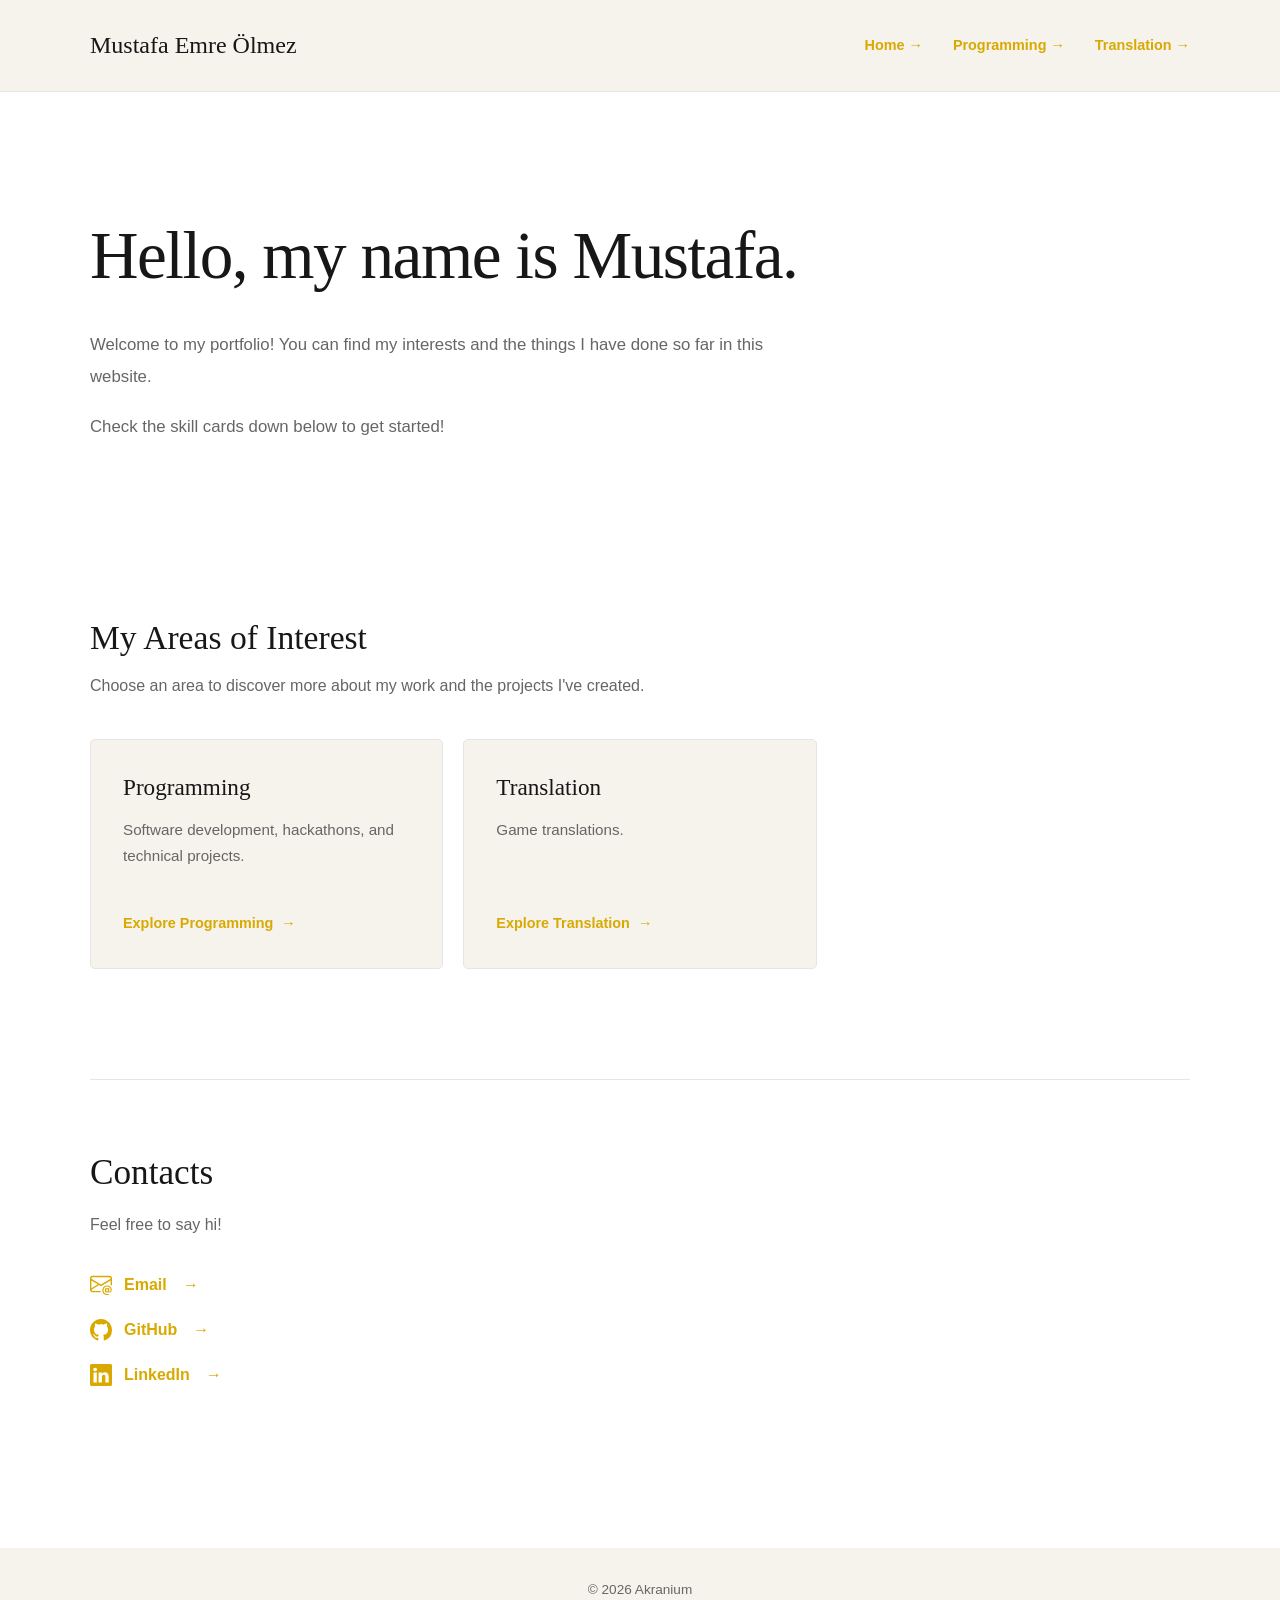
<file: index.html>
<!DOCTYPE html>
<html lang="en">

<head>
    <meta charset="UTF-8">
    <meta name="viewport" content="width=device-width, initial-scale=1.0">

    <meta name="description" content="My personal portfolio and collection of projects.">

    <title>Portfolio | Home</title>

    <link rel="stylesheet" href="css/style.css">
</head>

<body>

    <!-- HEADER AND NAVIGATION -->

    <header class="site-header">

        <span class="site-logo">
            Mustafa Emre Ölmez
        </span>

        <nav class="main-navigation">
            <a href="index.html">Home</a>
            <a href="pages/programming.html">Programming</a>
            <a href="pages/translation.html">Translation</a>
        </nav>

    </header>


    <!-- MAIN CONTENT -->

    <main>

        <!-- INTRODUCTION -->

        <section class="home-introduction">

            <h1>Hello, my name is Mustafa.</h1>

            <p>
                Welcome to my portfolio! You can find my interests
                and the things I have done so far in this website.
            </p>

            <p>
                Check the skill cards down below to get started!
            </p>

        </section>


        <!-- SKILL CATEGORIES -->

        <section class="skills-overview">

            <h2>My Areas of Interest</h2>

            <p>
                Choose an area to discover more about my work
                and the projects I've created.
            </p>


            <div class="skills-container">

                <article class="skill-card">

                    <h3>Programming</h3>

                    <p>
                        Software development, hackathons,
                        and technical projects.
                    </p>

                    <a href="pages/programming.html">
                        Explore Programming
                    </a>

                </article>

                <article class="skill-card">

                    <h3>Translation</h3>

                    <p>
                        Game translations.
                    </p>

                    <a href="pages/translation.html">
                        Explore Translation
                    </a>

                </article>

            </div>

        </section>


        <section class="contact-section" id="contact">

            <h2>Contacts</h2>

            <p>
                Feel free to say hi!
            </p>

            <div class="contact-links">

                <a href="mailto:akranium@proton.me">
                    <span class="contact-icon email-icon"></span>
                    Email
                </a>

                <a href="https://github.com/Akranium"
                   target="_blank" rel="noopener noreferrer">
                    <span class="contact-icon github-icon"></span>
                    GitHub
                </a>

                <a href="https://www.linkedin.com/in/mustafa-emre-olmez/"
                   target="_blank" rel="noopener noreferrer">
                    <span class="contact-icon linkedin-icon"></span>
                    LinkedIn
                </a>

            </div>

        </section>


    </main>


    <!-- FOOTER -->

    <footer class="site-footer">

        <p>© 2026 Akranium</p>

    </footer>

</body>
</html>
</file>
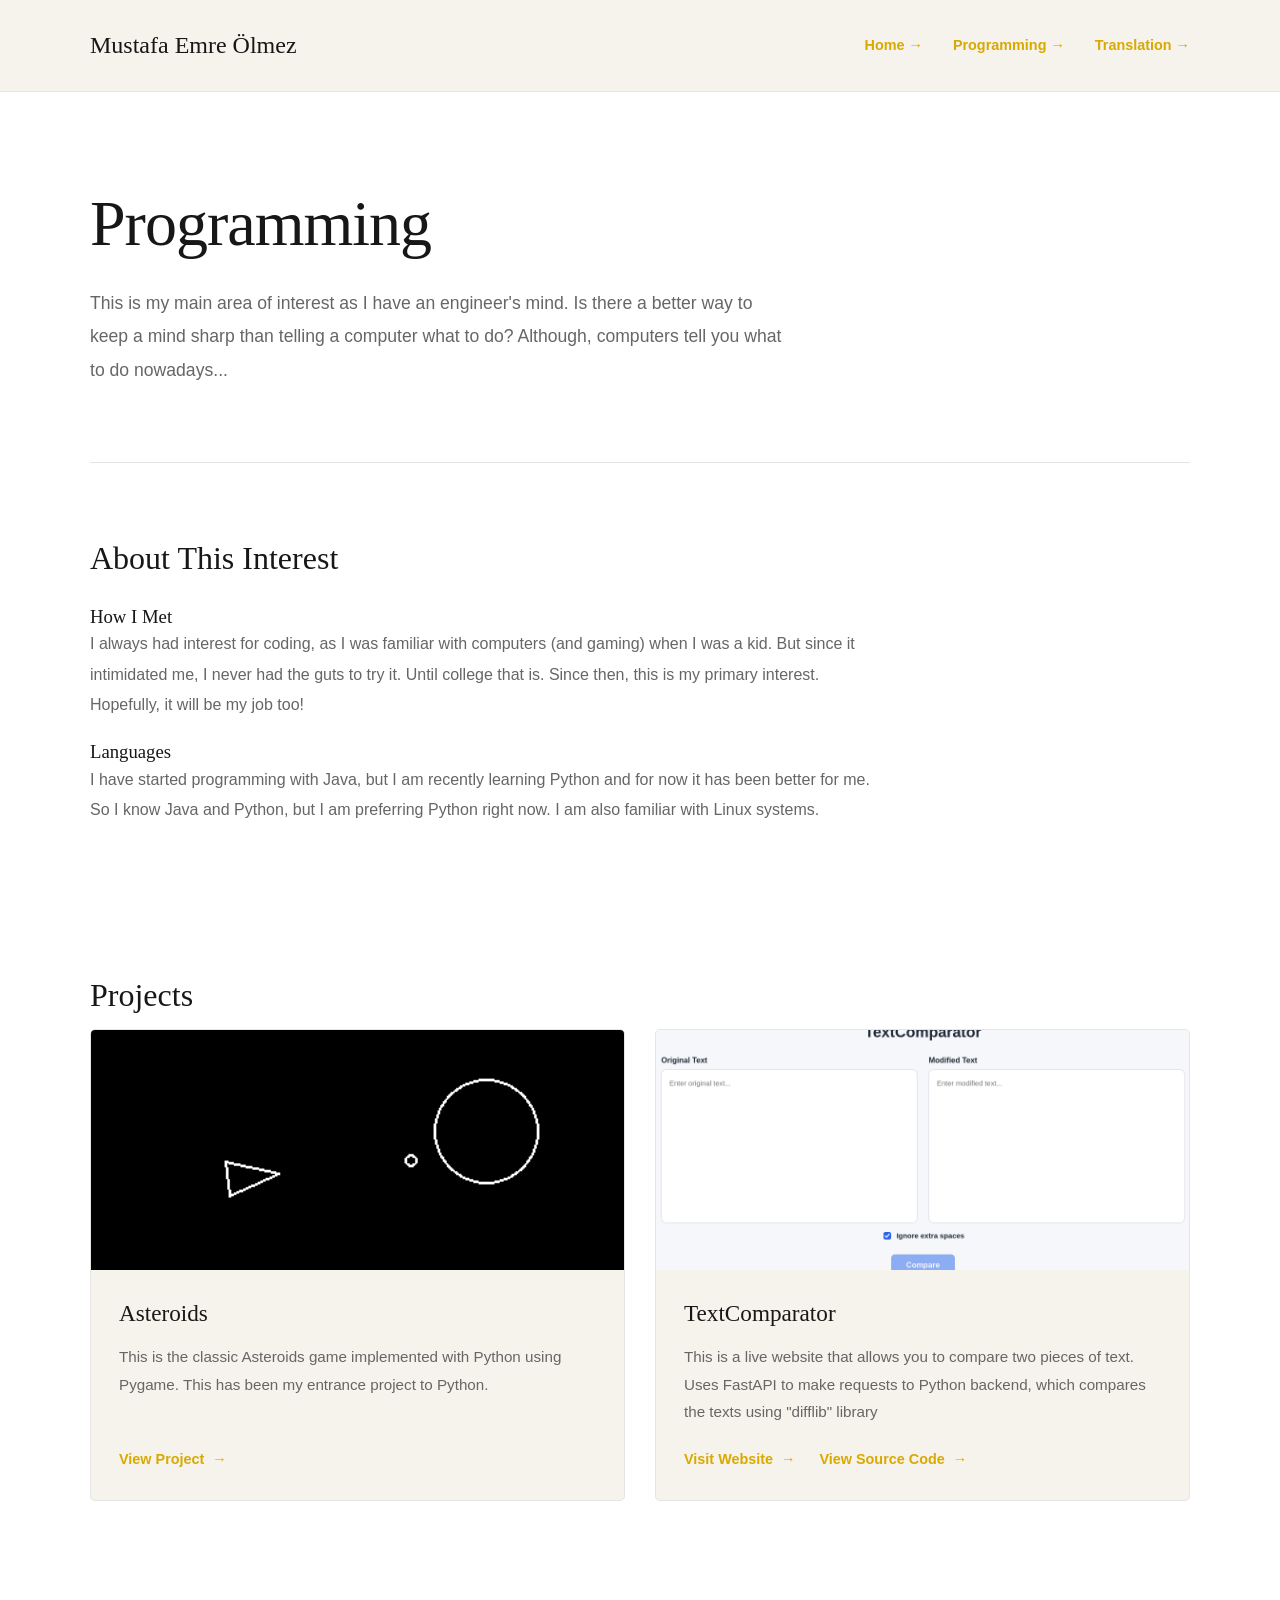
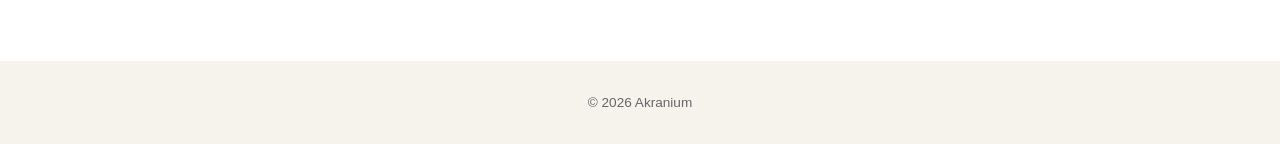
<file: pages/programming.html>
<!DOCTYPE html>
<html lang="en">

<head>
    <meta charset="UTF-8">
    <meta name="viewport" content="width=device-width, initial-scale=1.0">

    <meta name="description" content="My programming projects!">

    <title>Portfolio | Programming</title>

    <link rel="stylesheet" href="../css/style.css">
    <link rel="stylesheet" href="../css/skill.css">
</head>

<body>

    <!-- HEADER -->

    <header class="site-header">

        <span class="site-logo">
            Mustafa Emre Ölmez
        </span>

        <nav class="main-navigation">
            <a href="../index.html">Home</a>
            <a href="programming.html">Programming</a>
            <a href="translation.html">Translation</a>
        </nav>

    </header>


    <!-- SKILL INTRODUCTION -->

    <main>

        <section class="skill-introduction">

            <h1>Programming</h1>

            <p class="skill-description">
                This is my main area of interest as I have an engineer's mind.
                Is there a better way to keep a mind sharp than telling a computer what to do?
                Although, computers tell you what to do nowadays...
            </p>

        </section>


        <!-- ABOUT THIS SKILL -->

        <section class="skill-about">

            <h2>About This Interest</h2>

            <h3>How I Met</h3>
            <p>
                I always had interest for coding, as I was familiar with computers (and gaming) when I was a kid.
                But since it intimidated me, I never had the guts to try it.
                Until college that is. Since then, this is my primary interest. Hopefully, it will be my job too!
            </p>

            <h3>Languages</h3>
            <p>
                I have started programming with Java, but I am recently learning Python and for now it has been better for me.
                So I know Java and Python, but I am preferring Python right now. I am also familiar with Linux systems.
            </p>

        </section>


        <!-- PROJECTS -->

        <section class="skill-projects">

            <h2>Projects</h2>

            <div class="projects-container">

                <!-- PROJECT 1: Asteroids -->

                <article class="project-card">

                    <img
                        src="../images/programming/Asteroids.png"
                        alt="Project preview"
                    >

                    <div class="project-information">

                        <h3>Asteroids</h3>

                        <p>
                            This is the classic Asteroids game implemented with Python using Pygame.
                            This has been my entrance project to Python.
                        </p>
                        <div class="project-links">
                            <a href="https://github.com/Akranium/Asteroids"
                            target="_blank"
                            rel="noopener noreferrer">
                                View Project
                            </a>
                        </div>

                    </div>

                </article>

                <!-- PROJECT 2: TextComparator -->

                <article class="project-card">

                    <img
                        src="../images/programming/Text_Comparator.png"
                        alt="Project preview"
                    >

                    <div class="project-information">

                        <h3>TextComparator</h3>

                        <p>
                            This is a live website that allows you to compare two pieces of text.
                            Uses FastAPI to make requests to Python backend, which compares the texts using "difflib" library
                        </p>

                        <div class="project-links">

                            <a href="https://text-comparator-sage.vercel.app"
                            target="_blank"
                            rel="noopener noreferrer">
                                Visit Website
                            </a>

                            <a href="https://github.com/Akranium/Text_Comparator"
                            target="_blank"
                            rel="noopener noreferrer">
                                View Source Code
                            </a>

                        </div>

                    </div>

                </article>

            </div>

        </section>

    </main>


    <!-- FOOTER -->

    <footer class="site-footer">

        <p>© 2026 Akranium</p>

    </footer>

</body>
</html>
</file>
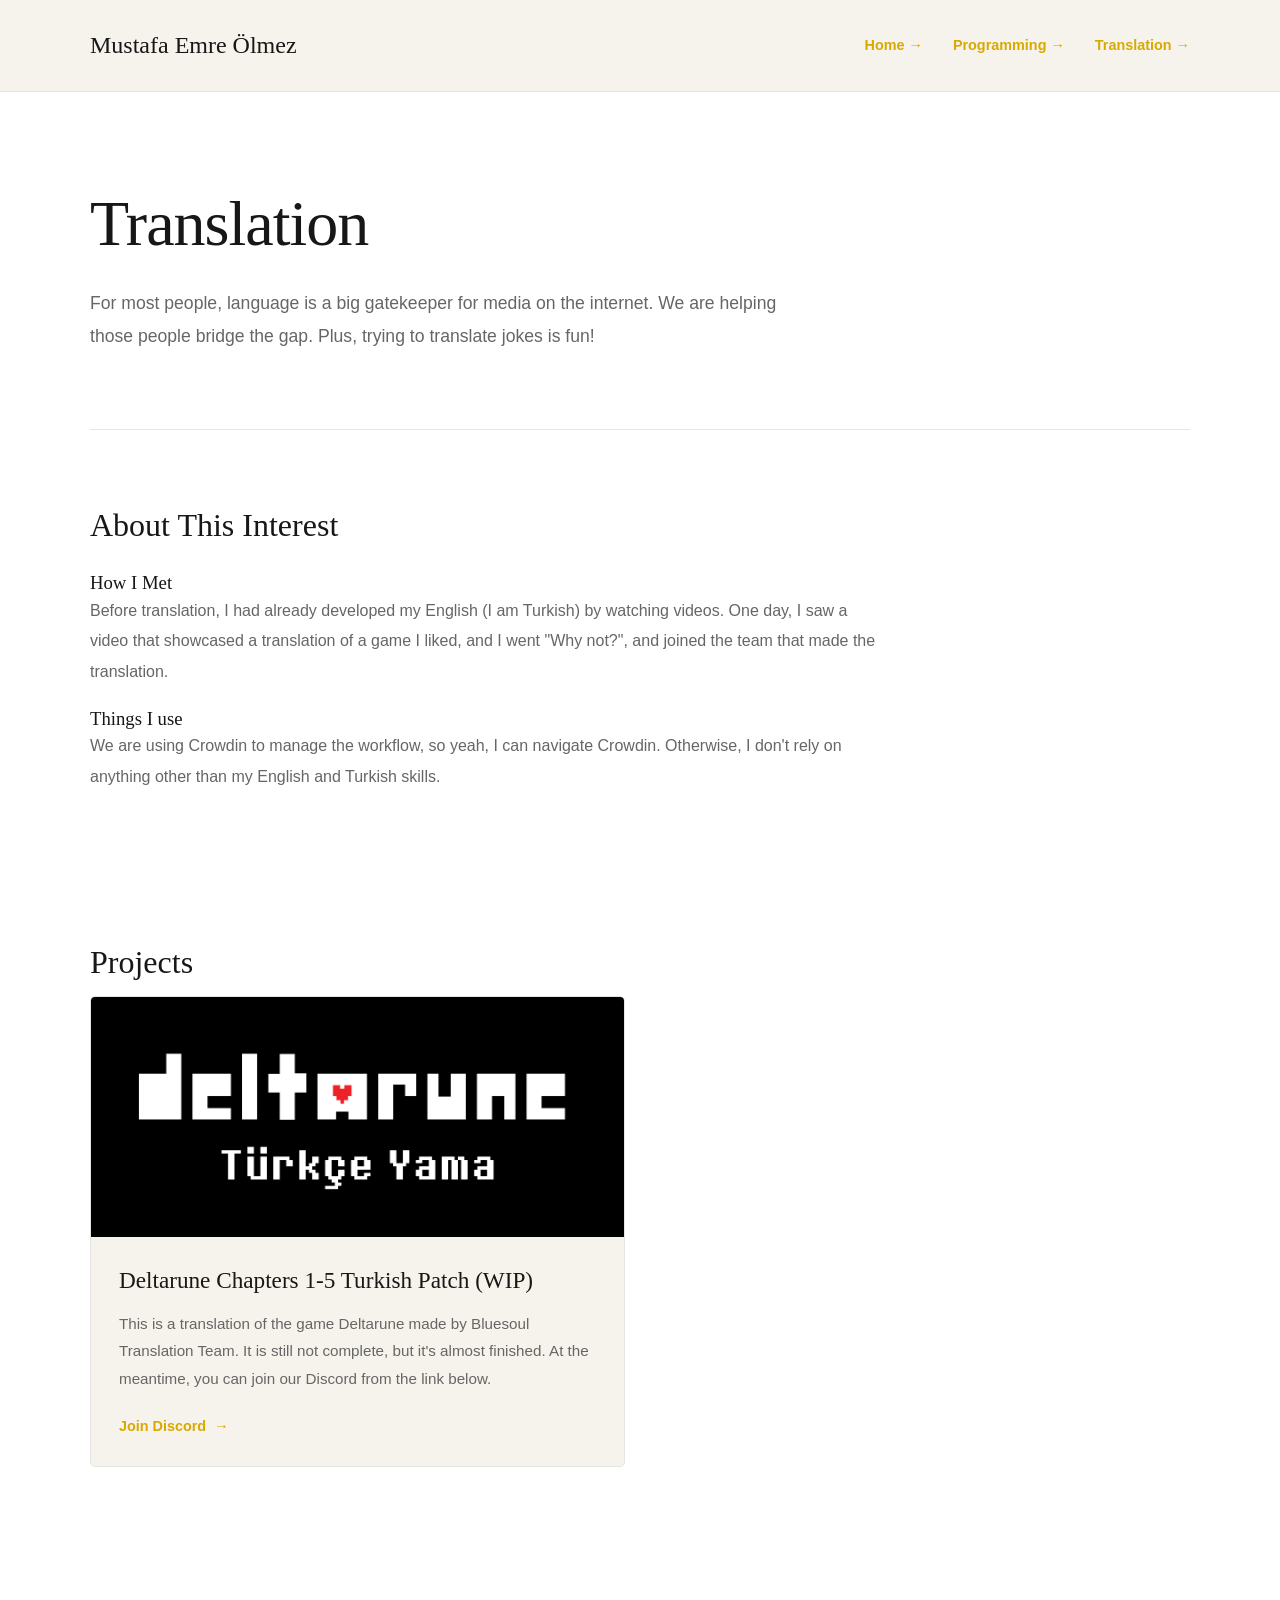
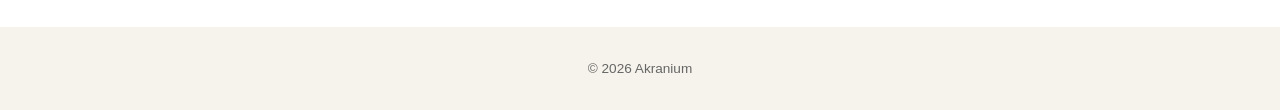
<file: pages/translation.html>
<!DOCTYPE html>
<html lang="en">

<head>
    <meta charset="UTF-8">
    <meta name="viewport" content="width=device-width, initial-scale=1.0">

    <meta name="description" content="My translation projects!">

    <title>Portfolio | Translation</title>

    <link rel="stylesheet" href="../css/style.css">
    <link rel="stylesheet" href="../css/skill.css">
</head>

<body>

    <!-- HEADER -->

    <header class="site-header">

        <span class="site-logo">
            Mustafa Emre Ölmez
        </span>

        <nav class="main-navigation">
            <a href="../index.html">Home</a>
            <a href="programming.html">Programming</a>
            <a href="translation.html">Translation</a>
        </nav>

    </header>


    <!-- SKILL INTRODUCTION -->

    <main>

        <section class="skill-introduction">

            <h1>Translation</h1>

            <p class="skill-description">
                For most people, language is a big gatekeeper for media on the internet.
                We are helping those people bridge the gap.
                Plus, trying to translate jokes is fun!
            </p>

        </section>


        <!-- ABOUT THIS SKILL -->

        <section class="skill-about">

            <h2>About This Interest</h2>

            <h3>How I Met</h3>
            <p>
                Before translation, I had already developed my English (I am Turkish) by watching videos.
                One day, I saw a video that showcased a translation of a game I liked,
                and I went "Why not?", and joined the team that made the translation.
            </p>

            <h3>Things I use</h3>
            <p>
                We are using Crowdin to manage the workflow, so yeah, I can navigate Crowdin.
                Otherwise, I don't rely on anything other than my English and Turkish skills.
            </p>

        </section>


        <!-- PROJECTS -->

        <section class="skill-projects">

            <h2>Projects</h2>

            <div class="projects-container">

                <!-- PROJECT 1 -->

                <article class="project-card">

                    <img
                        src="../images/translation/Deltarune Font Logo.jpg"
                        alt="Project preview"
                    >

                    <div class="project-information">

                        <h3>Deltarune Chapters 1-5 Turkish Patch (WIP)</h3>

                        <p>
                            This is a translation of the game Deltarune made by Bluesoul Translation Team.
                            It is still not complete, but it's almost finished.
                            At the meantime, you can join our Discord from the link below.
                        </p>
                        <div class="project-links">
                            <a href="https://discord.gg/PBbYWrtcwD"
                            target="_blank"
                            rel="noopener noreferrer">
                                Join Discord
                            </a>
                        </div>
                    </div>

                </article>

            </div>

        </section>

    </main>


    <!-- FOOTER -->

    <footer class="site-footer">

        <p>© 2026 Akranium</p>

    </footer>

</body>
</html>
</file>
<file: css/style.css>
/* =====================================================
   1. GLOBAL VARIABLES
===================================================== */

:root {
    /* Colors */
    --color-background: #FFFFFF;
    --color-surface: #F5F3EB;
    --color-surface-alt: #FFF2B8;

    --color-primary: #D9A900;
    --color-primary-hover: #B58D00;

    --color-text: #171717;
    --color-text-light: #666666;

    --color-border: #E5E5E5;

    /* Typography */
    --font-heading: Georgia, "Times New Roman", serif;
    --font-body: -apple-system, BlinkMacSystemFont,
                 "Segoe UI", sans-serif;

    /* Layout */
    --content-width: 1100px;

    /* Effects */
    --transition: 0.25s ease;
}


/* =====================================================
   2. RESET AND GENERAL STYLES
===================================================== */

* {
    margin: 0;
    padding: 0;
    box-sizing: border-box;
}

html {
    scroll-behavior: smooth;
}

body {
    font-family: var(--font-body);
    background-color: var(--color-background);
    color: var(--color-text);

    line-height: 1.7;
    min-height: 100vh;
}

a {
    color: var(--color-primary);
    font-weight: 700;
    text-decoration: none;
    transition: var(--transition);
}

a:hover {
    color: var(--color-primary-hover);
}

/* Arrow after every link */

a::after {
    content: "→";
    display: inline-block;
    margin-left: 4px;
    transition: transform var(--transition);
}

a:hover::after {
    transform: translateX(4px);
}s

img {
    max-width: 100%;
    display: block;
}

h1, h2, h3 {
    font-family: var(--font-heading);
    font-weight: normal;
    line-height: 1.3;
}

p {
    color: var(--color-text-light);
}


/* =====================================================
   3. HEADER AND NAVIGATION
===================================================== */

.site-header {
    width: 100%;

    display: flex;
    align-items: center;
    justify-content: space-between;

    padding: 25px max(calc((100% - var(--content-width)) / 2), 5%);

    background-color: var(--color-surface);
    border-bottom: 1px solid var(--color-border);
}

.site-logo {
    font-family: var(--font-heading);
    font-size: 1.5rem;
    color: var(--color-text);
    font-weight: normal;
}

.main-navigation {
    display: flex;
    align-items: center;
    gap: 30px;
}

.main-navigation a {
    font-size: 0.9rem;
}

/* =====================================================
   4. MAIN CONTENT
===================================================== */

main {
    width: 90%;
    max-width: var(--content-width);
    margin: 0 auto;
}


/* =====================================================
   5. HOMEPAGE INTRODUCTION
===================================================== */

.home-introduction {
    padding: 120px 0 100px;
    max-width: 760px;
}

.home-introduction h1 {
    font-size: clamp(2.7rem, 6vw, 4.2rem);
    letter-spacing: -1.5px;
    margin-bottom: 30px;
}

.home-introduction p {
    font-size: 1.05rem;
    max-width: 680px;
    margin-bottom: 18px;
    line-height: 1.9;
}


/* =====================================================
   6. SKILL OVERVIEW
===================================================== */

.skills-overview {
    padding: 55px 0 110px;
}

.skills-overview h2 {
    font-size: 2.1rem;
    margin-bottom: 12px;
}

.skills-overview > p {
    margin-bottom: 40px;
}


/* Skill cards layout */

.skills-container {
    display: grid;
    grid-template-columns: repeat(3, 1fr);
    gap: 20px;
}


/* Individual skill cards */

.skill-card {
    background-color: var(--color-surface);

    border: 1px solid var(--color-border);
    border-radius: 5px;

    padding: 32px;

    display: flex;
    flex-direction: column;
    align-items: flex-start;

    min-height: 230px;

    transition: var(--transition);
}

.skill-card:hover {
    background-color: var(--color-surface-alt);
    border-color: var(--color-primary);

    transform: translateY(-3px);
}

.skill-card h3 {
    font-size: 1.45rem;
    margin-bottom: 15px;
}

.skill-card p {
    font-size: 0.95rem;
    margin-bottom: 25px;
}

.skill-card a {
    font-size: 0.9rem;
    margin-top: auto;
}


/* =====================================================
   7. CONTACT SECTION
===================================================== */

.contact-section {
    padding: 70px 0 100px;
    border-top: 1px solid var(--color-border);
}

.contact-section h2 {
    font-size: 2.2rem;
    margin-bottom: 15px;
}

.contact-section > p {
    max-width: 600px;
    margin-bottom: 30px;
    line-height: 1.9;
}

/* Contact links */

.contact-links {
    display: flex;
    flex-direction: column;
    align-items: flex-start;
    gap: 18px;
}

.contact-links a {
    display: inline-flex;
    align-items: center;
    gap: 12px;
}

/* Contact icons */

.contact-icon {
    display: inline-block;
    width: 22px;
    height: 22px;

    background-color: currentColor;

    mask-repeat: no-repeat;
    mask-position: center;
    mask-size: contain;

    -webkit-mask-repeat: no-repeat;
    -webkit-mask-position: center;
    -webkit-mask-size: contain;

    flex-shrink: 0;
}

.email-icon {
    mask-image: url("../images/icons/email.svg");
    -webkit-mask-image: url("../images/icons/email.svg");
}

.github-icon {
    mask-image: url("../images/icons/github.svg");
    -webkit-mask-image: url("../images/icons/github.svg");
}

.linkedin-icon {
    mask-image: url("../images/icons/linkedin.svg");
    -webkit-mask-image: url("../images/icons/linkedin.svg");
}

/* =====================================================
   8. FOOTER
===================================================== */

.site-footer {
    background-color: var(--color-surface);
    color: var(--color-background);

    padding: 30px 5%;

    display: flex;
    justify-content: center;
    align-items: center;

    text-align: center;

    margin-top: 60px;
}

.site-footer p {
    color: var(--color-text-light);
    font-size: 0.85rem;
}


/* =====================================================
   9. RESPONSIVE DESIGN
===================================================== */

/* Tablets */

@media (max-width: 900px) {

    .skills-container {
        grid-template-columns: repeat(2, 1fr);
    }

}


/* Mobile devices */

@media (max-width: 600px) {

    .site-header {
        flex-direction: column;
        gap: 18px;
        padding: 22px 5%;
    }

    .main-navigation {
        flex-wrap: wrap;
        justify-content: center;
        gap: 12px 20px;
    }

    main {
        width: 88%;
    }

    .home-introduction {
        padding: 75px 0 65px;
    }

    .home-introduction h1 {
        font-size: 2.5rem;
    }

    .skills-overview {
        padding: 35px 0 75px;
    }

    .skills-container {
        grid-template-columns: 1fr;
    }

    .skill-card {
        min-height: 190px;
    }

    .site-footer {
        flex-direction: column;
        text-align: center;
        padding: 30px 5%;
    }

    .contact-section {
        padding: 50px 0 75px;
    }

}
</file>
<file: css/skill.css>
/* =====================================================
   1. SKILL PAGE INTRODUCTION
===================================================== */

.skill-introduction {
    padding: 90px 0 75px;
    border-bottom: 1px solid var(--color-border);
}

.skill-introduction h1 {
    font-size: clamp(2.8rem, 6vw, 4rem);
    letter-spacing: -1px;
    margin-bottom: 22px;
}

.skill-description {
    font-size: 1.1rem;
    max-width: 700px;
    line-height: 1.9;
}

/* =====================================================
   2. ABOUT THIS SKILL
===================================================== */

.skill-about {
    padding: 75px 0;
    max-width: 800px;
}

.skill-about h2 {
    font-size: 2rem;
    margin-bottom: 25px;
}

.skill-about p {
    font-size: 1rem;
    line-height: 1.9;
    margin-bottom: 20px;
}

/* =====================================================
   3. PROJECTS SECTION
===================================================== */

.skill-projects {
    padding: 55px 0 100px;
}

.skill-projects h2 {
    font-size: 2rem;
    margin-bottom: 12px;
}

.skill-projects > p {
    margin-bottom: 40px;
}

/* Projects grid */

.projects-container {
    display: grid;
    grid-template-columns: repeat(2, 1fr);
    gap: 30px;
}

/* Individual project cards */

.project-card {
    background-color: var(--color-surface);

    border: 1px solid var(--color-border);
    border-radius: 5px;

    overflow: hidden;

    transition: var(--transition);

    display: flex;
    flex-direction: column;
}

.project-card:hover {
    background-color: var(--color-surface-alt);
    border-color: var(--color-primary);

    transform: translateY(-3px);
}

/* Project image */

.project-card img {
    width: 100%;
    height: 240px;

    object-fit: cover;

    background-color: var(--color-surface-alt);
}

/* Project information */

.project-information {
    padding: 28px;
    display: flex;
    flex-direction: column;
    height: 100%;
}

.project-information h3 {
    font-size: 1.45rem;
    margin-bottom: 15px;
}

.project-information p {
    font-size: 0.95rem;
    line-height: 1.8;
    margin-bottom: 22px;
}

/* Project links */

.project-links {
    display: flex;
    flex-wrap: wrap;
    align-items: center;
    gap: 12px 24px;
    margin-top: auto;
}

.project-links a {
    display: inline-block;
    font-family: var(--font-body);
    font-size: 0.9rem;
    font-weight: 700;
    line-height: 1.7;
}

/* =====================================================
   4. RESPONSIVE DESIGN
===================================================== */

@media (max-width: 900px) {

    .projects-container {
        grid-template-columns: repeat(2, 1fr);
    }

}

@media (max-width: 600px) {

    .skill-introduction {
        padding: 65px 0 50px;
    }

    .skill-about {
        padding: 50px 0;
    }

    .skill-projects {
        padding: 35px 0 75px;
    }

    .projects-container {
        grid-template-columns: 1fr;
    }

    .project-card img {
        height: 210px;
    }

    .project-information {
        padding: 22px;
    }

}
</file>
